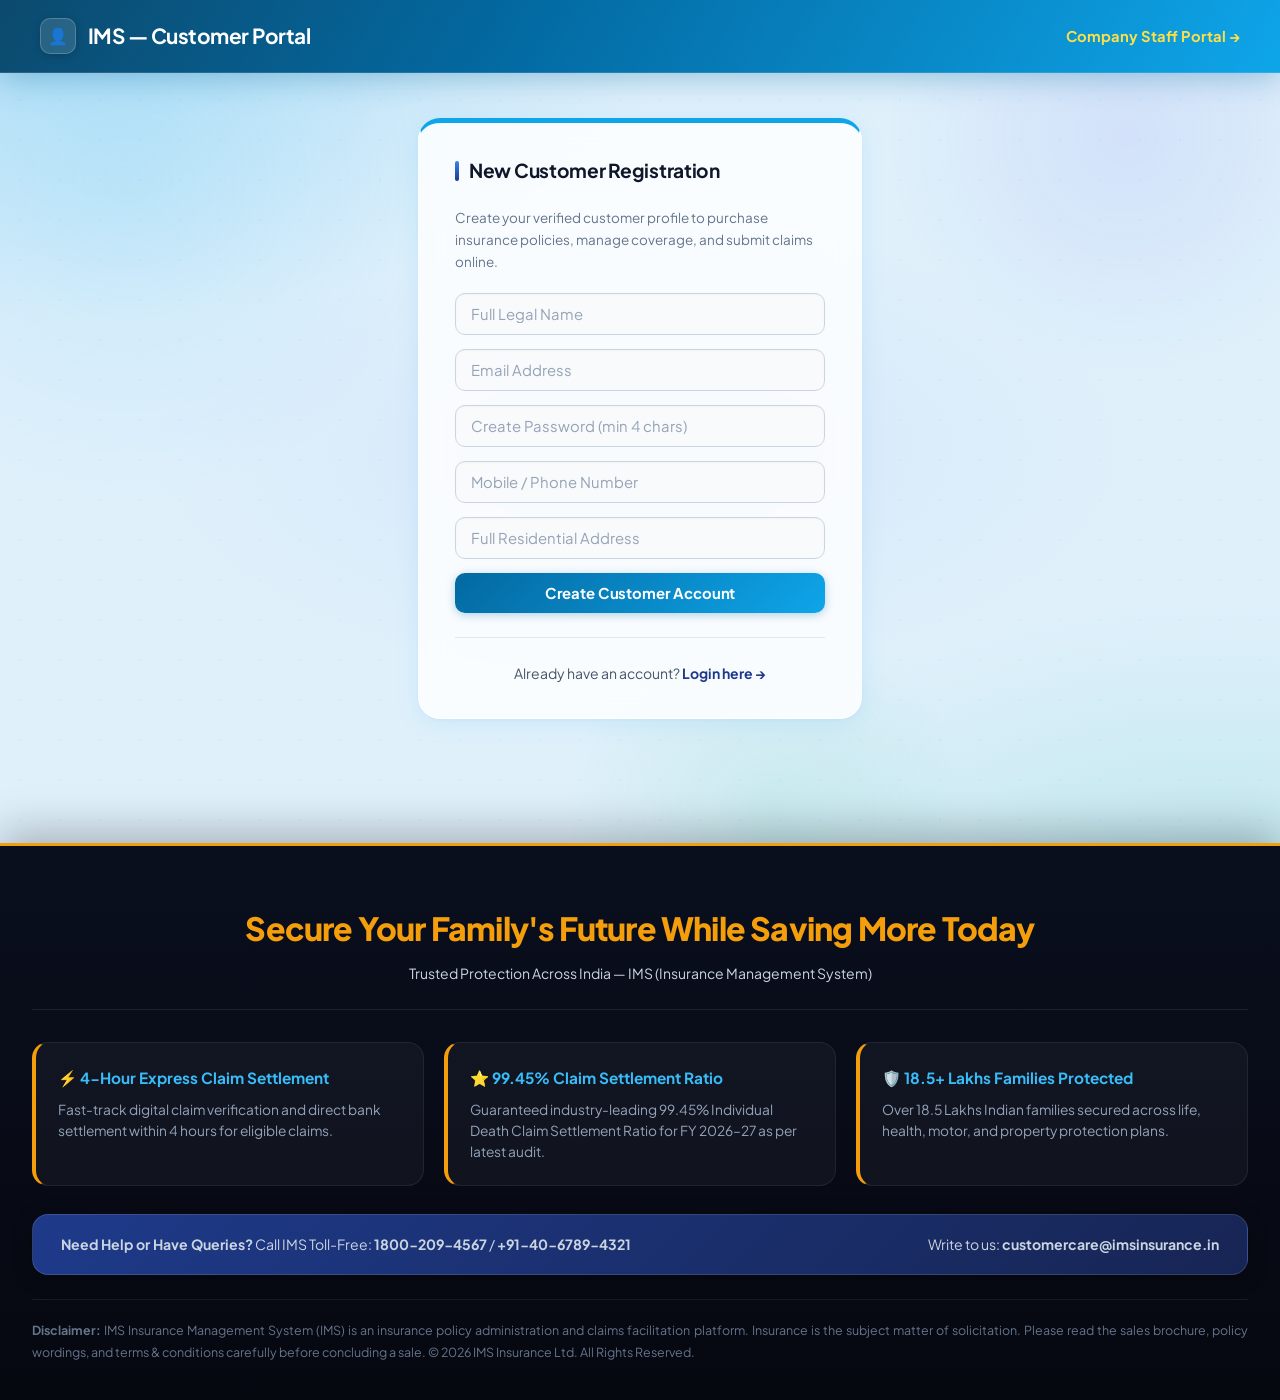
<file: index.html>
<!DOCTYPE html>
<html lang="en">
<head>
    <meta charset="UTF-8">
    <meta name="viewport" content="width=device-width, initial-scale=1.0">
    <title>Customer Portal - Insurance Policy & Claims Management</title>
    <link rel="preconnect" href="https://fonts.googleapis.com">
    <link rel="preconnect" href="https://fonts.gstatic.com" crossorigin>
    <link href="https://fonts.googleapis.com/css2?family=Plus+Jakarta+Sans:wght@300;400;500;600;700;800&family=Inter:wght@400;500;600;700&display=swap" rel="stylesheet">
    <link rel="stylesheet" href="/style.css">
</head>
<body class="theme-customer">
    <div class="navbar">
        <h2>IMS — Customer Portal</h2>
        <div>
            <a href="/company" style="color: #fde047; font-weight: bold; text-decoration: none; font-size: 0.92rem; display: inline-flex; align-items: center; gap: 6px;">
                Company Staff Portal &rarr;
            </a>
        </div>
    </div>

    <div class="container" style="max-width: 500px; margin-top: 45px;">
        <!-- 1. Customer Registration Box -->
        <div class="card" id="customerRegisterBox">
            <h3>New Customer Registration</h3>
            <p style="font-size: 13.5px; color: #64748b; margin-bottom: 20px;">
                Create your verified customer profile to purchase insurance policies, manage coverage, and submit claims online.
            </p>
            <input type="text" id="regName" placeholder="Full Legal Name" required>
            <input type="email" id="regEmail" placeholder="Email Address" required>
            <input type="password" id="regPassword" placeholder="Create Password (min 4 chars)" required>
            <input type="text" id="regPhone" placeholder="Mobile / Phone Number" required>
            <input type="text" id="regAddress" placeholder="Full Residential Address" required>
            <button type="button" style="width: 100%;" onclick="handleCustomerRegister()">Create Customer Account</button>
            <p id="regMsg" style="font-weight: bold; margin-top: 14px; text-align: center;"></p>

            <hr>
            <p style="text-align: center; font-size: 14px; color: #475569;">
                Already have an account?
                <a href="#" onclick="showCustomerLogin(); return false;" style="color: #1e3a8a; font-weight: 700; text-decoration: none;">
                    Login here &rarr;
                </a>
            </p>
        </div>

        <!-- 2. Customer Login Box -->
        <div class="card" id="customerLoginBox" style="display: none;">
            <h3>Customer Sign In</h3>
            <p style="font-size: 13.5px; color: #64748b; margin-bottom: 20px;">
                Sign in to your IMS account to view policies, make instant premium payments, and track claims status.
            </p>
            <input type="email" id="custLoginEmail" placeholder="Customer Email Address" required>
            <input type="password" id="custLoginPassword" placeholder="Enter Password" required>
            <div style="text-align: right; margin-bottom: 14px;">
                <a href="#" onclick="showForgotPassword(); return false;" style="font-size: 13px; color: #2563eb; text-decoration: none; font-weight: 600;">
                    Forgot Password?
                </a>
            </div>
            <button type="button" style="width: 100%;" onclick="handlePortalLogin('Customer')">Sign In to Customer Portal</button>
            <p id="custLoginMsg" style="color: #dc2626; font-weight: bold; margin-top: 14px; text-align: center;"></p>

            <hr>
            <p style="text-align: center; font-size: 14px; color: #475569;">
                New customer?
                <a href="#" onclick="showCustomerRegister(); return false;" style="color: #1e3a8a; font-weight: 700; text-decoration: none;">
                    Create an account &rarr;
                </a>
            </p>
        </div>

        <!-- 3. Customer Forgot Password Box -->
        <div class="card" id="forgotPasswordBox" style="display: none;">
            <h3>Reset Customer Password</h3>
            <p style="font-size: 13.5px; color: #64748b; margin-bottom: 20px;">
                Verify your registered email and phone number to create a new password.
            </p>
            <input type="email" id="fpEmail" placeholder="Registered Email Address" required>
            <input type="text" id="fpPhone" placeholder="Registered Phone Number" required>
            <input type="password" id="fpNewPassword" placeholder="Enter New Password (min 4 chars)" required>
            <button type="button" style="width: 100%;" onclick="handleForgotPassword()">Reset & Update Password</button>
            <p id="fpMsg" style="font-weight: bold; margin-top: 14px; text-align: center;"></p>

            <hr>
            <p style="text-align: center; font-size: 14px; color: #475569;">
                Remembered your password?
                <a href="#" onclick="showCustomerLogin(); return false;" style="color: #1e3a8a; font-weight: 700; text-decoration: none;">
                    Back to Login
                </a>
            </p>
        </div>
    </div>

    <!-- Official IMS Company Footer -->
    <footer class="ims-footer">
        <div class="ims-footer-inner">
            <div class="ims-tagline">
                <h2>Secure Your Family's Future While Saving More Today</h2>
                <p style="margin: 0; font-size: 14px;">Trusted Protection Across India — IMS (Insurance Management System)</p>
            </div>

            <div class="ims-trust-grid">
                <div class="ims-trust-card">
                    <h4>⚡ 4-Hour Express Claim Settlement</h4>
                    <p>Fast-track digital claim verification and direct bank settlement within 4 hours for eligible claims.</p>
                </div>
                <div class="ims-trust-card">
                    <h4>⭐ 99.45% Claim Settlement Ratio</h4>
                    <p>Guaranteed industry-leading 99.45% Individual Death Claim Settlement Ratio for FY 2026–27 as per latest audit.</p>
                </div>
                <div class="ims-trust-card">
                    <h4>🛡️ 18.5+ Lakhs Families Protected</h4>
                    <p>Over 18.5 Lakhs Indian families secured across life, health, motor, and property protection plans.</p>
                </div>
            </div>

            <div class="ims-contact-bar">
                <div><strong>Need Help or Have Queries?</strong> Call IMS Toll-Free: <strong>1800-209-4567</strong> / <strong>+91-40-6789-4321</strong></div>
                <div>Write to us: <strong>customercare@imsinsurance.in</strong></div>
            </div>

            <div class="ims-disclaimer">
                <strong>Disclaimer:</strong> IMS Insurance Management System (IMS) is an insurance policy administration and claims facilitation platform. Insurance is the subject matter of solicitation. Please read the sales brochure, policy wordings, and terms & conditions carefully before concluding a sale. &copy; 2026 IMS Insurance Ltd. All Rights Reserved.
            </div>
        </div>
    </footer>

    <script src="/app.js?v=2.1"></script>
</body>
</html>
</file>
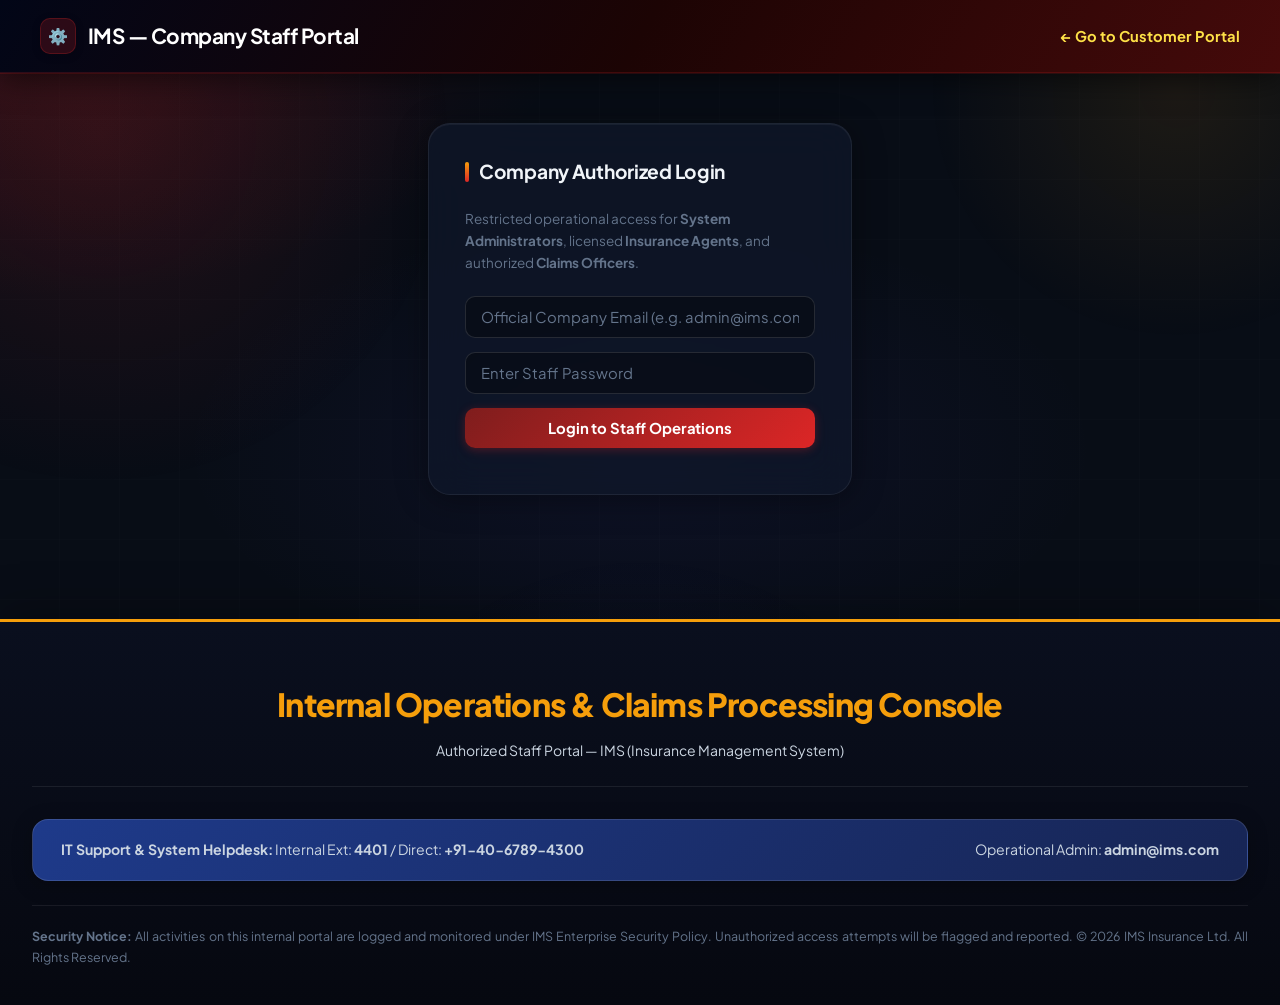
<file: company/index.html>
<!DOCTYPE html>
<html lang="en">
<head>
    <meta charset="UTF-8">
    <meta name="viewport" content="width=device-width, initial-scale=1.0">
    <title>Company Staff Portal - Insurance Management System</title>
    <link rel="preconnect" href="https://fonts.googleapis.com">
    <link rel="preconnect" href="https://fonts.gstatic.com" crossorigin>
    <link href="https://fonts.googleapis.com/css2?family=Plus+Jakarta+Sans:wght@300;400;500;600;700;800&family=Inter:wght@400;500;600;700&display=swap" rel="stylesheet">
    <link rel="stylesheet" href="/style.css">
</head>
<body class="theme-staff">
    <div class="navbar">
        <h2>IMS — Company Staff Portal</h2>
        <div>
            <a href="/" style="color: #fde047; font-weight: bold; text-decoration: none; font-size: 0.92rem; display: inline-flex; align-items: center; gap: 6px;">
                &larr; Go to Customer Portal
            </a>
        </div>
    </div>

    <div class="container" style="max-width: 480px; margin-top: 50px;">
        <div class="card">
            <h3>Company Authorized Login</h3>
            <p style="font-size: 13.5px; color: #64748b; margin-bottom: 22px;">
                Restricted operational access for <strong>System Administrators</strong>, licensed <strong>Insurance Agents</strong>, and authorized <strong>Claims Officers</strong>.
            </p>
            <input type="email" id="staffLoginEmail" placeholder="Official Company Email (e.g. admin@ims.com)" required>
            <input type="password" id="staffLoginPassword" placeholder="Enter Staff Password" required>
            <button type="button" style="width: 100%;" onclick="handlePortalLogin('Company')">Login to Staff Operations</button>
            <p id="staffLoginMsg" style="color: #dc2626; font-weight: bold; margin-top: 14px; text-align: center;"></p>
        </div>
    </div>

    <!-- Official IMS Company Footer -->
    <footer class="ims-footer">
        <div class="ims-footer-inner">
            <div class="ims-tagline">
                <h2>Internal Operations & Claims Processing Console</h2>
                <p style="margin: 0; font-size: 14px;">Authorized Staff Portal — IMS (Insurance Management System)</p>
            </div>

            <div class="ims-contact-bar">
                <div><strong>IT Support & System Helpdesk:</strong> Internal Ext: <strong>4401</strong> / Direct: <strong>+91-40-6789-4300</strong></div>
                <div>Operational Admin: <strong>admin@ims.com</strong></div>
            </div>

            <div class="ims-disclaimer">
                <strong>Security Notice:</strong> All activities on this internal portal are logged and monitored under IMS Enterprise Security Policy. Unauthorized access attempts will be flagged and reported. &copy; 2026 IMS Insurance Ltd. All Rights Reserved.
            </div>
        </div>
    </footer>

    <script src="/app.js?v=2.1"></script>
</body>
</html>
</file>
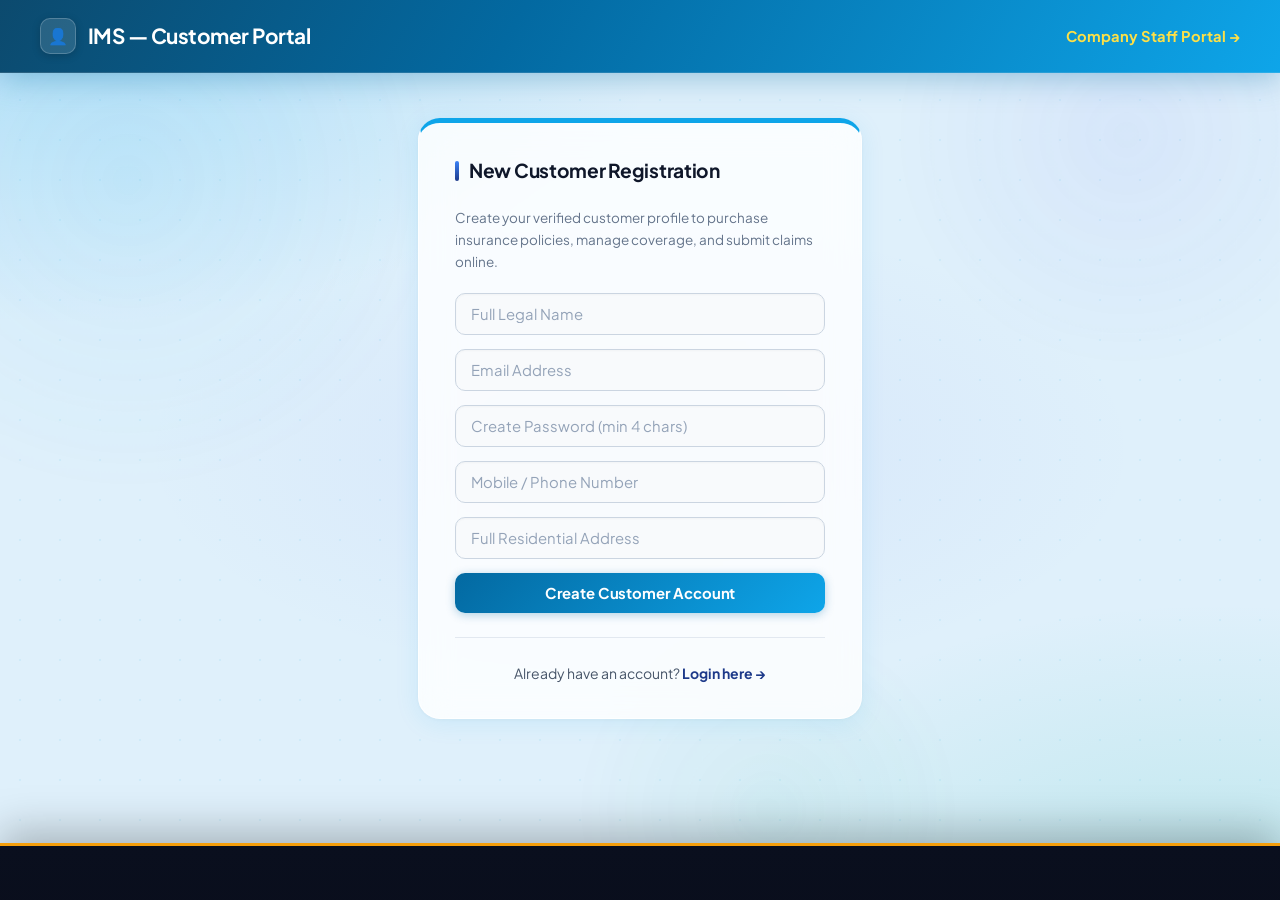
<file: dashboard.html>
<!DOCTYPE html>
<html lang="en">
<head>
    <meta charset="UTF-8">
    <meta name="viewport" content="width=device-width, initial-scale=1.0">
    <title>IMS - Insurance Policy & Claims Management System</title>
    <link rel="preconnect" href="https://fonts.googleapis.com">
    <link rel="preconnect" href="https://fonts.gstatic.com" crossorigin>
    <link href="https://fonts.googleapis.com/css2?family=Plus+Jakarta+Sans:wght@300;400;500;600;700;800&family=Inter:wght@400;500;600;700&display=swap" rel="stylesheet">
    <link rel="stylesheet" href="/style.css">
</head>
<body onload="initDashboard()">
    <!-- Top Navigation Header -->
    <div class="navbar">
        <h2 id="portalTitle">IMS — Insurance Management System</h2>
        <div style="display: flex; align-items: center; gap: 16px;">
            <span id="userBanner" style="font-weight: 600;"></span>
            <button class="btn-logout" onclick="logout()">Logout</button>
        </div>
    </div>

    <div class="container">
        <!-- Live Summary Counters (Stats Grid) -->
        <div class="stats-grid" id="statsGrid">
            <div class="stat-box" id="totalUsersBox">
                <h3 id="statUsers">0</h3>
                <p>Total Users</p>
            </div>
            <div class="stat-box">
                <h3 id="statPolicies">0</h3>
                <p id="labelPolicies">Policies</p>
            </div>
            <div class="stat-box">
                <h3 id="statClaims">0</h3>
                <p id="labelClaims">Total Claims</p>
            </div>
            <div class="stat-box" style="border-left-color: #d97706;">
                <h3 id="statPending">0</h3>
                <p>Pending</p>
            </div>
            <div class="stat-box" style="border-left-color: #15803d;">
                <h3 id="statApproved">0</h3>
                <p>Approved</p>
            </div>
            <div class="stat-box" style="border-left-color: #dc2626;">
                <h3 id="statRejected">0</h3>
                <p>Rejected</p>
            </div>
        </div>

        <!-- ADMIN ONLY: Staff Management -->
        <div class="card" id="adminStaffSection" style="display: none;">
            <h3>Admin Console: Create Insurance Agent or Claims Officer</h3>
            <div style="display: grid; grid-template-columns: repeat(auto-fit, minmax(220px, 1fr)); gap: 14px; margin-bottom: 14px;">
                <input type="text" id="staffName" placeholder="Staff Full Name">
                <input type="email" id="staffEmail" placeholder="Official Company Email">
                <input type="password" id="staffPassword" placeholder="Assign Password">
                <input type="text" id="staffPhone" placeholder="Mobile / Phone Number">
                <select id="staffRole">
                    <option value="Agent">Insurance Agent</option>
                    <option value="Officer">Claims Officer</option>
                </select>
            </div>
            <button type="button" onclick="createStaffAccount()">Create Staff Account</button>

            <h4 style="margin-top: 28px;">System Users & Staff Directory</h4>
            <div style="overflow-x: auto;">
                <table>
                    <thead>
                        <tr>
                            <th>User ID</th>
                            <th>Full Name</th>
                            <th>Email Address</th>
                            <th>Assigned Role</th>
                            <th>Contact Phone</th>
                        </tr>
                    </thead>
                    <tbody id="usersTable"></tbody>
                </table>
            </div>
        </div>

        <!-- CUSTOMER ONLY: Browse Plans & Buy Online -->
        <div class="card" id="customerPurchaseSection" style="display: none;">
            <h3>IMS Insurance Products & Plans (Select to Proceed to Instant Coverage)</h3>
            <div class="plans-grid" id="plansContainer"></div>

            <hr>
            <h4>My Profile Information</h4>
            <div style="display: grid; grid-template-columns: repeat(auto-fit, minmax(250px, 1fr)); gap: 14px; margin-bottom: 14px;">
                <input type="text" id="profName" placeholder="Full Name">
                <input type="text" id="profPhone" placeholder="Phone Number">
                <input type="text" id="profAddress" placeholder="Residential Address">
            </div>
            <button type="button" onclick="updateMyProfile()">Update My Profile</button>
        </div>

        <!-- ADMIN & AGENT: Issue Policy Directly -->
        <div class="card" id="agentPolicySection" style="display: none;">
            <h3>Issue Policy to Customer (INR ₹)</h3>
            <div style="display: grid; grid-template-columns: repeat(auto-fit, minmax(220px, 1fr)); gap: 14px; margin-bottom: 14px;">
                <input type="text" id="polNumber" placeholder="Policy Number (e.g. POL-2001)">
                <select id="polType">
                    <option value="IMS Health Shield Plus">IMS Health Shield Plus</option>
                    <option value="IMS Comprehensive Motor Cover">IMS Comprehensive Motor Cover</option>
                    <option value="IMS Jeevan Suraksha Term Life">IMS Jeevan Suraksha Term Life</option>
                    <option value="IMS Griha Raksha Home Plan">IMS Griha Raksha Home Plan</option>
                </select>
                <input type="number" id="polCoverage" placeholder="Sum Assured in ₹ (e.g. 500000)">
                <input type="number" id="polCustomerId" placeholder="Customer User ID">
                <input type="date" id="polStart" title="Start Date">
                <input type="date" id="polEnd" title="End Date">
                <input type="number" id="polPremium" placeholder="Annual Base Premium in ₹">
            </div>
            <button type="button" onclick="issuePolicyByStaff()">Issue Policy Certificate</button>
        </div>

        <!-- POLICIES TABLE -->
        <div class="card">
            <h3 id="policiesTableTitle">Active & Issued Policies</h3>
            <div style="overflow-x: auto;">
                <table>
                    <thead>
                        <tr>
                            <th>ID</th>
                            <th>Policy #</th>
                            <th>Plan Type</th>
                            <th>Sum Assured (₹)</th>
                            <th>Policyholder</th>
                            <th>Assigned Agent</th>
                            <th>Start Date</th>
                            <th>End Date</th>
                            <th>Premium (₹)</th>
                            <th>Status</th>
                            <th>Official Invoice</th>
                        </tr>
                    </thead>
                    <tbody id="policiesTable"></tbody>
                </table>
            </div>
        </div>

        <!-- CUSTOMER ONLY: Submit Claim & Upload Documents -->
        <div class="card" id="customerClaimSection" style="display: none;">
            <h3>Submit a New Insurance Claim</h3>
            <div style="display: grid; grid-template-columns: repeat(auto-fit, minmax(220px, 1fr)); gap: 14px;">
                <input type="text" id="clmNumber" placeholder="Claim Number (e.g. CLM-8001)">
                <input type="number" id="clmPolicyId" placeholder="Policy ID (from My Policies table)">
                <input type="number" id="clmAmount" placeholder="Claim Amount in ₹">
                <input type="date" id="clmDate" title="Date of Incident">
            </div>
            <textarea id="clmReason" placeholder="Describe the incident, hospitalization, or loss details..."></textarea>
            <button type="button" onclick="submitClaim()">Submit Claim for Verification</button>

            <hr>
            <h3>Upload Supporting Claim Documents</h3>
            <div style="display: grid; grid-template-columns: repeat(auto-fit, minmax(240px, 1fr)); gap: 14px;">
                <input type="number" id="docClaimId" placeholder="Claim ID (from My Claims table)">
                <input type="text" id="docType" placeholder="Document Type (e.g. Medical Bill, Discharge Summary, FIR)">
                <input type="file" id="docFile">
            </div>
            <button type="button" onclick="uploadCustomerDocument()">Upload Document</button>
        </div>

        <!-- CLAIMS TABLE -->
        <div class="card">
            <h3 id="claimsTableTitle">Claims & Status Tracking</h3>
            <div style="overflow-x: auto;">
                <table>
                    <thead>
                        <tr>
                            <th>Claim ID</th>
                            <th>Claim #</th>
                            <th>Policy #</th>
                            <th>Customer</th>
                            <th>Reason</th>
                            <th>Amount (₹)</th>
                            <th>Status</th>
                            <th>Officer Remarks</th>
                            <th id="claimActionHeader">Action</th>
                        </tr>
                    </thead>
                    <tbody id="claimsTable"></tbody>
                </table>
            </div>
        </div>

        <!-- DOCUMENTS TABLE -->
        <div class="card">
            <h3 id="documentsTableTitle">Supporting Documents & Verification Status</h3>
            <div style="overflow-x: auto;">
                <table>
                    <thead>
                        <tr>
                            <th>Doc ID</th>
                            <th>Claim #</th>
                            <th>Customer</th>
                            <th>Document Type</th>
                            <th>Uploaded File</th>
                            <th>Status</th>
                            <th id="docActionHeader">Verification</th>
                        </tr>
                    </thead>
                    <tbody id="documentsTable"></tbody>
                </table>
            </div>
        </div>
    </div>

    <!-- ========================================================= -->
    <!-- PAYMENT GATEWAY MODAL (INR + 18% GST BREAKDOWN)           -->
    <!-- ========================================================= -->
    <div class="modal-overlay" id="paymentModal">
        <div class="modal-box" style="max-width: 500px;">
            <h3 style="margin-top: 0; color: #1e3a8a; border: none; padding: 0;">IMS Secure Payment Gateway</h3>
            <p id="payPlanSummary" style="font-size: 14px; background: #eff6ff; padding: 14px; border-radius: 8px; border: 1px solid #bfdbfe; margin-bottom: 18px; line-height: 1.6;"></p>

            <label style="font-weight: 700; font-size: 0.92rem; color: #334155; display: block; margin-bottom: 8px;">
                Select Payment Method:
            </label>
            <select id="payMethod" onchange="togglePaymentFields()">
                <option value="UPI (GPay / PhonePe / Paytm)">UPI (GPay / PhonePe / Paytm)</option>
                <option value="Credit / Debit Card">Credit / Debit Card</option>
                <option value="Net Banking (All Indian Banks)">Net Banking (All Indian Banks)</option>
            </select>

            <div id="upiField">
                <input type="text" id="upiIdInput" placeholder="Enter Virtual Payment Address / UPI ID (e.g. user@okicici)">
            </div>
            <div id="cardField" style="display: none;">
                <input type="text" id="cardNumberInput" placeholder="Card Number (4532-XXXX-XXXX-8921)">
                <input type="text" id="cardExpiryInput" placeholder="Expiry Date (MM/YY) & CVV">
            </div>

            <div style="display: flex; gap: 12px; margin-top: 14px;">
                <button type="button" class="btn-approve" style="flex: 1; padding: 13px !important; font-size: 0.95rem !important;" onclick="confirmAndPayPolicy()">
                    Pay & Generate Official Policy
                </button>
                <button type="button" class="btn-reject" style="width: auto; padding: 13px 20px !important; font-size: 0.95rem !important;" onclick="closePaymentModal()">
                    Cancel
                </button>
            </div>
        </div>
    </div>

    <!-- ========================================================= -->
    <!-- OFFICIAL IMS POLICY & TAX INVOICE RECEIPT MODAL           -->
    <!-- ========================================================= -->
    <div class="modal-overlay" id="invoiceModal">
        <div class="modal-box" style="max-width: 760px;">
            <div class="invoice-box" id="printableInvoice">
                <div class="invoice-header">
                    <div>
                        <h2 style="margin: 0; color: #1e3a8a; font-size: 1.35rem; font-weight: 800; letter-spacing: -0.02em;">IMS LIFE & GENERAL INSURANCE LTD.</h2>
                        <p style="margin: 4px 0; font-size: 12px; color: #475569;">Corporate Office: IMS Tower, HITEC City, Hyderabad, Telangana - 500081</p>
                        <p style="margin: 2px 0; font-size: 12px; color: #334155;"><strong>IMS GSTIN:</strong> <span id="invCompanyGstin"></span> | IRDAI Reg. No: 158</p>
                    </div>
                    <div style="text-align: right;">
                        <h3 style="margin: 0; color: #15803d; font-size: 1.05rem; font-weight: 700; border: none; padding: 0;">TAX INVOICE & CERTIFICATE</h3>
                        <p style="margin: 4px 0; font-size: 12px; color: #475569;"><strong>Invoice No:</strong> <span id="invNumber"></span></p>
                        <p style="margin: 2px 0; font-size: 12px; color: #475569;"><strong>Txn ID:</strong> <span id="invTxnId"></span></p>
                        <p style="margin: 2px 0; font-size: 12px; color: #475569;"><strong>Date:</strong> <span id="invDate"></span></p>
                    </div>
                </div>

                <div class="invoice-grid">
                    <div>
                        <h4 style="margin: 0 0 6px 0; color: #1e3a8a; font-size: 0.95rem;">Policyholder Details</h4>
                        <p style="margin: 3px 0;"><strong>Name:</strong> <span id="invCustName"></span></p>
                        <p style="margin: 3px 0;"><strong>Email:</strong> <span id="invCustEmail"></span></p>
                        <p style="margin: 3px 0;"><strong>Phone:</strong> <span id="invCustPhone"></span></p>
                        <p style="margin: 3px 0;"><strong>Address:</strong> <span id="invCustAddress"></span></p>
                    </div>
                    <div>
                        <h4 style="margin: 0 0 6px 0; color: #1e3a8a; font-size: 0.95rem;">Policy Schedule</h4>
                        <p style="margin: 3px 0;"><strong>Policy Number:</strong> <span id="invPolNumber"></span></p>
                        <p style="margin: 3px 0;"><strong>Plan Type:</strong> <span id="invPolType"></span></p>
                        <p style="margin: 3px 0;"><strong>Sum Assured:</strong> ₹<span id="invCoverage"></span></p>
                        <p style="margin: 3px 0;"><strong>Validity Period:</strong> <span id="invValidity"></span></p>
                        <p style="margin: 3px 0;"><strong>Payment Mode:</strong> <span id="invPayMethod"></span></p>
                    </div>
                </div>

                <table>
                    <thead>
                        <tr>
                            <th>Description</th>
                            <th>SAC Code</th>
                            <th>Amount (INR ₹)</th>
                        </tr>
                    </thead>
                    <tbody>
                        <tr>
                            <td>Annual Insurance Policy Base Premium</td>
                            <td>997132</td>
                            <td>₹<span id="invBaseAmt"></span></td>
                        </tr>
                        <tr>
                            <td>Goods & Services Tax (GST @ 18%)</td>
                            <td>997132</td>
                            <td>₹<span id="invGstAmt"></span></td>
                        </tr>
                        <tr style="background: #eef2ff; font-weight: bold; font-size: 1rem;">
                            <td colspan="2">Total Amount Paid (Inclusive of 18% GST)</td>
                            <td style="color: #15803d;">₹<span id="invTotalPaid"></span></td>
                        </tr>
                    </tbody>
                </table>

                <div class="terms-box">
                    <strong style="color: #1e293b;">Terms & Conditions of Cover:</strong>
                    <ol style="margin: 6px 0 0 18px; padding: 0;">
                        <li>This Policy Certificate & Tax Invoice is valid subject to realization of premium payment under Transaction ID listed above.</li>
                        <li><strong>Free-Look Period:</strong> Policyholder may review and cancel this policy within 15 days from date of receipt if terms are unsuitable.</li>
                        <li><strong>Express Claim Settlement:</strong> Eligible health, hospitalization, and accidental claims with valid KYC are processed within 4 hours.</li>
                        <li>Jurisdiction: Hyderabad, Telangana, India. This is a computer-generated official document under IRDAI guidelines and requires no physical signature.</li>
                    </ol>
                </div>
            </div>

            <div style="display: flex; gap: 12px; margin-top: 18px;">
                <button type="button" style="flex: 1;" onclick="window.print()">Print / Save Invoice PDF</button>
                <button type="button" class="btn-reject" style="width: auto; padding: 12px 24px !important;" onclick="closeInvoiceModal()">Close</button>
            </div>
        </div>
    </div>

    <!-- ========================================================= -->
    <!-- OFFICIAL IMS COMPANY FOOTER                               -->
    <!-- ========================================================= -->
    <footer class="ims-footer">
        <div class="ims-footer-inner">
            <div class="ims-tagline">
                <h2>Secure Your Family's Future While Saving More Today</h2>
                <p style="margin: 0; font-size: 14px;">Trusted Protection Across India — IMS (Insurance Management System)</p>
            </div>

            <div class="ims-trust-grid">
                <div class="ims-trust-card">
                    <h4>⚡ 4-Hour Express Claim Settlement</h4>
                    <p>Fast-track digital claim verification and direct bank settlement within 4 hours for eligible claims.</p>
                </div>
                <div class="ims-trust-card">
                    <h4>⭐ 99.45% Individual Claim Ratio</h4>
                    <p>Guaranteed industry-leading 99.45% Individual Death Claim Settlement Ratio for FY 2026–27 as per latest annual audit.</p>
                </div>
                <div class="ims-trust-card">
                    <h4>👨‍👩‍👧‍👦 18.5+ Lakhs Families Protected</h4>
                    <p>Over 18.5 Lakhs Indian families secured across comprehensive life, health, motor, and property protection plans.</p>
                </div>
                <div class="ims-trust-card">
                    <h4>💰 ₹42,500+ Crores Sum Assured</h4>
                    <p>Strong financial protection backed by ₹42,500+ Crores in active retail sum assured across India.</p>
                </div>
                <div class="ims-trust-card">
                    <h4>📈 ₹1.5 Crore+ Assets Managed (AUM)</h4>
                    <p>Prudent fund governance and disciplined solvency reserves ensuring long-term policyholder stability.</p>
                </div>
                <div class="ims-trust-card">
                    <h4>🏢 240+ Branches Across Major Cities</h4>
                    <p>Pan-India presence across 200–300 physical branches in major metro and tier-2 cities for localized support.</p>
                </div>
            </div>

            <div class="ims-contact-bar">
                <div><strong>Need Help or Have Queries?</strong> Call IMS Toll-Free: <strong>1800-209-4567</strong> / <strong>+91-40-6789-4321</strong></div>
                <div>Write to us: <strong>customercare@imsinsurance.in</strong></div>
            </div>

            <div class="ims-disclaimer">
                <strong>Disclaimer:</strong> IMS Insurance Management System (IMS) is an insurance policy administration and claims facilitation platform. Insurance is the subject matter of solicitation. Please read the sales brochure, policy wordings, and terms & conditions carefully before concluding a sale. Tax benefits are subject to changes in prevailing Indian tax laws. Individual Death Claim Settlement Ratio of 99.45% for 2026–27 is based on the latest annual audited figures. &copy; 2026 IMS Insurance Ltd. All Rights Reserved.
            </div>
        </div>
    </footer>

    <script src="/app.js?v=2.1"></script>
</body>
</html>
</file>
<file: style.css>
/* =================================================================
   IMS — INSURANCE MANAGEMENT SYSTEM
   ULTRA-PREMIUM RESPONSIVE STYLESHEET  v3.0
   Two-Theme Design: Customer (Azure) | Staff (Obsidian-Crimson)
   ================================================================= */

@import url('https://fonts.googleapis.com/css2?family=Plus+Jakarta+Sans:ital,wght@0,300;0,400;0,500;0,600;0,700;0,800;1,400&family=JetBrains+Mono:wght@400;600&display=swap');

/* ─────────────────────────────────────────────────────────────────
   DESIGN TOKENS
───────────────────────────────────────────────────────────────── */
:root {
  /* Blues */
  --blue-950: #0a1628;
  --blue-900: #0f172a;
  --blue-800: #1e293b;
  --blue-700: #1e3a8a;
  --blue-600: #2563eb;
  --blue-500: #3b82f6;
  --blue-400: #60a5fa;
  --blue-100: #dbeafe;
  --blue-50:  #eff6ff;

  /* Greens */
  --green-700: #15803d;
  --green-600: #16a34a;
  --green-500: #22c55e;
  --green-100: #dcfce7;

  /* Ambers */
  --amber-700: #b45309;
  --amber-600: #d97706;
  --amber-500: #f59e0b;
  --amber-100: #fef3c7;

  /* Reds */
  --red-800:  #991b1b;
  --red-700:  #b91c1c;
  --red-600:  #dc2626;
  --red-500:  #ef4444;
  --red-100:  #fee2e2;

  /* Neutrals */
  --slate-950: #020617;
  --slate-900: #0f172a;
  --slate-800: #1e293b;
  --slate-700: #334155;
  --slate-600: #475569;
  --slate-500: #64748b;
  --slate-400: #94a3b8;
  --slate-300: #cbd5e1;
  --slate-200: #e2e8f0;
  --slate-100: #f1f5f9;
  --slate-50:  #f8fafc;
  --white:     #ffffff;

  /* Shadows */
  --shadow-xs:   0 1px 2px rgba(0,0,0,.05);
  --shadow-sm:   0 1px 3px rgba(0,0,0,.08), 0 1px 2px rgba(0,0,0,.04);
  --shadow-md:   0 4px 8px rgba(0,0,0,.08), 0 2px 4px rgba(0,0,0,.04);
  --shadow-lg:   0 10px 24px rgba(0,0,0,.10), 0 4px 8px rgba(0,0,0,.05);
  --shadow-xl:   0 20px 40px rgba(0,0,0,.14), 0 8px 16px rgba(0,0,0,.06);
  --shadow-2xl:  0 40px 80px rgba(0,0,0,.20);
  --shadow-glow-blue: 0 0 24px rgba(59,130,246,.25);
  --shadow-glow-gold: 0 0 20px rgba(245,158,11,.20);

  /* Radius */
  --r-sm:   6px;
  --r-md:   10px;
  --r-lg:   16px;
  --r-xl:   22px;
  --r-2xl:  30px;
  --r-full: 9999px;

  /* Transitions */
  --ease:  cubic-bezier(.16,1,.3,1);
  --t-fast: .15s var(--ease);
  --t-med:  .25s var(--ease);
  --t-slow: .4s  var(--ease);
}

/* ─────────────────────────────────────────────────────────────────
   RESET
───────────────────────────────────────────────────────────────── */
*, *::before, *::after { box-sizing: border-box; margin: 0; padding: 0; }

html {
  font-size: clamp(14px, 1vw + 10px, 16px);
  scroll-behavior: smooth;
  -webkit-text-size-adjust: 100%;
}

body {
  font-family: 'Plus Jakarta Sans', -apple-system, BlinkMacSystemFont, 'Segoe UI', sans-serif;
  color: var(--slate-800);
  line-height: 1.65;
  min-height: 100vh;
  display: flex;
  flex-direction: column;
  -webkit-font-smoothing: antialiased;
  -moz-osx-font-smoothing: grayscale;
  overflow-x: hidden;
}

/* ═══════════════════════════════════════════════════════════════
   ██████████  CUSTOMER THEME  ████████████████████████████████
   Azure Sky · Clean · Welcoming · Trustworthy
═══════════════════════════════════════════════════════════════ */
body.theme-customer {
  background-color: #dff0fb;
  background-image:
    /* Primary glow — top-left azure */
    radial-gradient(ellipse 80% 60% at 5% 0%,   rgba(14,165,233,.22)  0%, transparent 60%),
    /* Secondary glow — bottom-right teal */
    radial-gradient(ellipse 70% 55% at 95% 100%, rgba(20,184,166,.16)  0%, transparent 60%),
    /* Centre accent — indigo mist */
    radial-gradient(ellipse 60% 40% at 50% 50%,  rgba(99,102,241,.07)  0%, transparent 65%),
    /* Fine dot mesh */
    url("data:image/svg+xml,%3Csvg xmlns='http://www.w3.org/2000/svg' width='40' height='40'%3E%3Ccircle cx='20' cy='20' r='1' fill='%230ea5e9' fill-opacity='0.09'/%3E%3C/svg%3E");
  background-size: cover, cover, cover, 40px 40px;
  background-attachment: fixed;
}

/* Customer floating shapes */
body.theme-customer::before {
  content: '';
  position: fixed;
  inset: 0;
  pointer-events: none;
  z-index: 0;
  background:
    radial-gradient(circle 320px at 10% 20%,  rgba(56,189,248,.12) 0%, transparent 100%),
    radial-gradient(circle 240px at 88% 15%,  rgba(99,102,241,.10) 0%, transparent 100%),
    radial-gradient(circle 200px at 60% 90%,  rgba(16,185,129,.09) 0%, transparent 100%);
  animation: driftCustomer 18s ease-in-out infinite alternate;
}

@keyframes driftCustomer {
  0%   { opacity: .6; transform: translate(0,0) scale(1); }
  50%  { opacity: 1;  transform: translate(6px,-8px) scale(1.03); }
  100% { opacity: .7; transform: translate(-6px,6px) scale(.98); }
}

/* Customer Navbar */
body.theme-customer .navbar {
  background: linear-gradient(120deg, #0c4a6e 0%, #0369a1 40%, #0ea5e9 100%);
  box-shadow: 0 4px 32px rgba(3,105,161,.35);
  border-bottom: 1px solid rgba(255,255,255,.12);
}

body.theme-customer .navbar h2::before { content: "👤"; }

/* Customer card glass */
body.theme-customer .card {
  background: rgba(255,255,255,.82);
  backdrop-filter: blur(16px);
  -webkit-backdrop-filter: blur(16px);
  border: 1px solid rgba(255,255,255,.75);
  box-shadow: 0 4px 24px rgba(14,165,233,.10), 0 1px 4px rgba(0,0,0,.04);
}

body.theme-customer .card:hover {
  background: rgba(255,255,255,.92);
  box-shadow: 0 12px 40px rgba(14,165,233,.16), 0 2px 8px rgba(0,0,0,.06);
  border-color: rgba(14,165,233,.30);
}

/* Customer stat boxes */
body.theme-customer .stat-box {
  background: rgba(255,255,255,.80);
  backdrop-filter: blur(12px);
  -webkit-backdrop-filter: blur(12px);
  border: 1px solid rgba(255,255,255,.70);
  box-shadow: 0 2px 12px rgba(14,165,233,.08);
}

body.theme-customer .stat-box:hover {
  background: rgba(255,255,255,.95);
  box-shadow: 0 8px 28px rgba(14,165,233,.18);
}

/* Customer plan cards */
body.theme-customer .plan-card {
  background: rgba(255,255,255,.85);
  backdrop-filter: blur(12px);
  -webkit-backdrop-filter: blur(12px);
  border: 1px solid rgba(255,255,255,.70);
  box-shadow: 0 4px 20px rgba(14,165,233,.10);
}

body.theme-customer .plan-card:hover {
  background: rgba(255,255,255,.97);
  border-color: rgba(14,165,233,.40);
  box-shadow: 0 16px 40px rgba(14,165,233,.18);
}

/* Customer auth card special */
body.theme-customer .container .card:first-of-type {
  border-top: 5px solid #0ea5e9;
}

/* Customer primary button */
body.theme-customer button:not(.btn-logout):not(.btn-approve):not(.btn-pending):not(.btn-reject) {
  background: linear-gradient(135deg, #0369a1 0%, #0ea5e9 100%);
  box-shadow: 0 2px 10px rgba(3,105,161,.30);
}
body.theme-customer button:not(.btn-logout):not(.btn-approve):not(.btn-pending):not(.btn-reject):hover {
  background: linear-gradient(135deg, #082f49 0%, #0369a1 100%);
  box-shadow: 0 6px 20px rgba(3,105,161,.40);
}

/* Customer input focus */
body.theme-customer input:focus,
body.theme-customer select:focus,
body.theme-customer textarea:focus {
  border-color: #0ea5e9;
  box-shadow: 0 0 0 4px rgba(14,165,233,.18);
}

/* ═══════════════════════════════════════════════════════════════
   ██████████  STAFF THEME  ███████████████████████████████████
   Obsidian · Crimson · Gold — Authoritative · Operational
═══════════════════════════════════════════════════════════════ */
body.theme-staff {
  background-color: #080d16;
  background-image:
    /* Crimson top-left burn */
    radial-gradient(ellipse 75% 55% at 0% 0%,    rgba(185,28,28,.20)   0%, transparent 60%),
    /* Gold bottom-right warmth */
    radial-gradient(ellipse 65% 50% at 100% 100%, rgba(217,119,6,.14)  0%, transparent 60%),
    /* Purple-indigo centre */
    radial-gradient(ellipse 55% 40% at 50% 50%,   rgba(79,70,229,.08)  0%, transparent 65%),
    /* Grid lines */
    url("data:image/svg+xml,%3Csvg xmlns='http://www.w3.org/2000/svg' width='60' height='60'%3E%3Cpath d='M60 0 L60 60 M0 60 L60 60' stroke='%23ffffff' stroke-width='.4' stroke-opacity='.03'/%3E%3C/svg%3E");
  background-size: cover, cover, cover, 60px 60px;
  background-attachment: fixed;
  color: var(--slate-200);
}

/* Staff animated orbs */
body.theme-staff::before {
  content: '';
  position: fixed;
  inset: 0;
  pointer-events: none;
  z-index: 0;
  background:
    radial-gradient(circle 350px at 8%  15%,  rgba(220,38,38,.13)  0%, transparent 100%),
    radial-gradient(circle 250px at 92% 10%,  rgba(245,158,11,.09) 0%, transparent 100%),
    radial-gradient(circle 300px at 50% 95%,  rgba(99,102,241,.08) 0%, transparent 100%);
  animation: driftStaff 20s ease-in-out infinite alternate;
}

@keyframes driftStaff {
  0%   { opacity: .5; transform: translate(0,0) scale(1); }
  50%  { opacity: .9; transform: translate(-8px,10px) scale(1.04); }
  100% { opacity: .6; transform: translate(8px,-8px) scale(.97); }
}

/* Staff Navbar */
body.theme-staff .navbar {
  background: linear-gradient(120deg, #020617 0%, #1c0404 50%, #450a0a 100%);
  box-shadow: 0 4px 32px rgba(0,0,0,.60), 0 1px 0 rgba(220,38,38,.25);
  border-bottom: 1px solid rgba(220,38,38,.20);
}

body.theme-staff .navbar h2::before {
  content: "⚙️";
  background: rgba(220,38,38,.18);
  border-color: rgba(220,38,38,.25);
}

body.theme-staff .btn-logout {
  background: rgba(245,158,11,.12);
  color: #fde68a;
  border-color: rgba(245,158,11,.30);
}
body.theme-staff .btn-logout:hover {
  background: var(--amber-600);
  color: #fff;
  border-color: var(--amber-600);
  box-shadow: 0 4px 14px rgba(217,119,6,.40);
}

body.theme-staff #userBanner {
  background: rgba(255,255,255,.05);
  border-color: rgba(255,255,255,.10);
  color: var(--slate-300);
}

/* Staff glass cards */
body.theme-staff .card {
  background: rgba(15,23,42,.75);
  backdrop-filter: blur(20px);
  -webkit-backdrop-filter: blur(20px);
  border: 1px solid rgba(255,255,255,.07);
  box-shadow: 0 4px 32px rgba(0,0,0,.40), inset 0 1px 0 rgba(255,255,255,.05);
  color: var(--slate-200);
}

body.theme-staff .card:hover {
  background: rgba(15,23,42,.90);
  border-color: rgba(245,158,11,.20);
  box-shadow: 0 12px 48px rgba(0,0,0,.55), inset 0 1px 0 rgba(255,255,255,.07);
}

body.theme-staff .card h3 { color: var(--slate-100); }
body.theme-staff .card h3::before {
  background: linear-gradient(to bottom, var(--amber-500), var(--red-600));
}
body.theme-staff .card h4 { color: var(--slate-300); }
body.theme-staff .card hr  { border-color: rgba(255,255,255,.08); }

/* Staff stat boxes */
body.theme-staff .stat-box {
  background: rgba(15,23,42,.80);
  backdrop-filter: blur(16px);
  -webkit-backdrop-filter: blur(16px);
  border: 1px solid rgba(255,255,255,.07);
  box-shadow: 0 4px 20px rgba(0,0,0,.40);
  color: var(--slate-100);
}

body.theme-staff .stat-box p { color: var(--slate-400); }

body.theme-staff .stat-box:hover {
  background: rgba(15,23,42,.95);
  box-shadow: 0 10px 36px rgba(0,0,0,.55);
  border-color: rgba(245,158,11,.25);
}

/* Staff plan cards */
body.theme-staff .plan-card {
  background: rgba(15,23,42,.75);
  backdrop-filter: blur(16px);
  border: 1px solid rgba(255,255,255,.07);
  box-shadow: 0 4px 20px rgba(0,0,0,.40);
  color: var(--slate-200);
}

body.theme-staff .plan-card:hover {
  background: rgba(15,23,42,.95);
  border-color: rgba(245,158,11,.30);
  box-shadow: 0 16px 40px rgba(0,0,0,.55);
}

body.theme-staff .plan-card h4 { color: var(--slate-100); }
body.theme-staff .plan-card p  { color: var(--slate-400); border-bottom-color: rgba(255,255,255,.07); }
body.theme-staff .plan-card p strong { color: var(--slate-100); }

/* Staff tables */
body.theme-staff table { border-color: rgba(255,255,255,.08); }
body.theme-staff thead { background: rgba(0,0,0,.35); }
body.theme-staff th { color: var(--slate-400); border-bottom-color: rgba(255,255,255,.08); }
body.theme-staff td { color: var(--slate-300); border-bottom-color: rgba(255,255,255,.06); }
body.theme-staff tbody tr:hover td { background: rgba(255,255,255,.03); }
body.theme-staff td a { color: #38bdf8; }

/* Staff inputs */
body.theme-staff input,
body.theme-staff select,
body.theme-staff textarea {
  background: rgba(0,0,0,.35);
  border-color: rgba(255,255,255,.12);
  color: var(--slate-100);
}
body.theme-staff input::placeholder,
body.theme-staff textarea::placeholder { color: var(--slate-500); }
body.theme-staff select option { background: #0f172a; color: var(--slate-100); }
body.theme-staff input:focus,
body.theme-staff select:focus,
body.theme-staff textarea:focus {
  background: rgba(0,0,0,.50);
  border-color: var(--amber-500);
  box-shadow: 0 0 0 4px rgba(245,158,11,.18);
}
body.theme-staff input[type="file"] { background: rgba(0,0,0,.30); }
body.theme-staff input[type="file"]::file-selector-button {
  background: rgba(255,255,255,.08);
  border-color: rgba(255,255,255,.15);
  color: var(--slate-200);
}

/* Staff primary button */
body.theme-staff button:not(.btn-logout):not(.btn-approve):not(.btn-pending):not(.btn-reject) {
  background: linear-gradient(135deg, #7f1d1d 0%, #dc2626 100%);
  box-shadow: 0 2px 10px rgba(220,38,38,.30);
}
body.theme-staff button:not(.btn-logout):not(.btn-approve):not(.btn-pending):not(.btn-reject):hover {
  background: linear-gradient(135deg, #450a0a 0%, #991b1b 100%);
  box-shadow: 0 6px 20px rgba(220,38,38,.45);
}

/* Staff modal */
body.theme-staff .modal-box {
  background: rgba(10,16,28,.92);
  backdrop-filter: blur(24px);
  border: 1px solid rgba(255,255,255,.10);
  color: var(--slate-100);
  box-shadow: 0 40px 80px rgba(0,0,0,.70);
}
body.theme-staff .invoice-box {
  background: rgba(5,8,16,.60);
  border-color: var(--amber-500);
}
body.theme-staff .invoice-grid {
  background: rgba(0,0,0,.30);
  border-color: rgba(255,255,255,.08);
}
body.theme-staff .terms-box {
  background: rgba(0,0,0,.25);
  border-color: rgba(255,255,255,.10);
  color: var(--slate-400);
}

/* ─────────────────────────────────────────────────────────────────
   SHARED z-index ELEVATIONS (above ::before layer)
───────────────────────────────────────────────────────────────── */
.navbar, .container, footer, .modal-overlay {
  position: relative;
  z-index: 1;
}

/* ─────────────────────────────────────────────────────────────────
   NAVBAR
───────────────────────────────────────────────────────────────── */
.navbar {
  background: linear-gradient(120deg, #0b132b 0%, #1e293b 55%, #1e3a8a 100%);
  color: var(--white);
  padding: clamp(12px,2vw,18px) clamp(16px,4vw,40px);
  display: flex;
  justify-content: space-between;
  align-items: center;
  gap: 16px;
  box-shadow: 0 4px 24px rgba(11,19,43,.30);
  position: sticky;
  top: 0;
  z-index: 900;
  border-bottom: 1px solid rgba(255,255,255,.10);
  backdrop-filter: blur(10px);
}

.navbar h2 {
  font-size: clamp(1rem, 2vw, 1.3rem);
  font-weight: 700;
  letter-spacing: -.025em;
  display: flex;
  align-items: center;
  gap: 12px;
  color: var(--white);
  white-space: nowrap;
}

.navbar h2::before {
  content: "🛡️";
  display: inline-flex;
  align-items: center;
  justify-content: center;
  width: 36px;
  height: 36px;
  min-width: 36px;
  background: rgba(255,255,255,.12);
  border: 1px solid rgba(255,255,255,.20);
  border-radius: var(--r-md);
  font-size: 1rem;
  box-shadow: 0 2px 8px rgba(0,0,0,.18);
}

.navbar > div {
  display: flex;
  align-items: center;
  gap: 12px;
  flex-wrap: wrap;
}

#userBanner {
  font-size: .85rem;
  font-weight: 700;
  letter-spacing: .04em;
  text-transform: uppercase;
  color: var(--slate-100);
  background: rgba(255,255,255,.10);
  padding: 7px 16px;
  border-radius: var(--r-full);
  border: 1px solid rgba(255,255,255,.18);
  display: inline-flex;
  align-items: center;
  gap: 8px;
  white-space: nowrap;
}

#userBanner::before {
  content: "";
  display: inline-block;
  width: 8px; height: 8px;
  background: var(--green-500);
  border-radius: 50%;
  box-shadow: 0 0 8px var(--green-500);
  animation: pulse-dot 2.5s infinite;
}

@keyframes pulse-dot {
  0%, 100% { box-shadow: 0 0 6px var(--green-500); }
  50%       { box-shadow: 0 0 14px var(--green-500), 0 0 24px rgba(34,197,94,.4); }
}

.btn-logout {
  background: rgba(239,68,68,.14);
  color: #fca5a5;
  border: 1px solid rgba(239,68,68,.30);
  padding: 8px 18px;
  font-size: .85rem;
  font-weight: 600;
  border-radius: var(--r-md);
  cursor: pointer;
  transition: var(--t-fast);
  display: inline-flex;
  align-items: center;
  gap: 6px;
  white-space: nowrap;
}
.btn-logout:hover {
  background: var(--red-600);
  color: var(--white);
  border-color: var(--red-600);
  box-shadow: 0 4px 14px rgba(220,38,38,.35);
  transform: translateY(-1px);
}

/* ─────────────────────────────────────────────────────────────────
   CONTAINER
───────────────────────────────────────────────────────────────── */
.container {
  max-width: 1300px;
  width: 100%;
  margin: clamp(20px,3vw,36px) auto;
  padding: 0 clamp(14px,3vw,28px);
  flex: 1;
}

/* ─────────────────────────────────────────────────────────────────
   STATS GRID
───────────────────────────────────────────────────────────────── */
.stats-grid {
  display: grid;
  grid-template-columns: repeat(6, 1fr);
  gap: clamp(10px,1.5vw,18px);
  margin-bottom: clamp(20px,2.5vw,30px);
}

.stat-box {
  background: var(--white);
  padding: clamp(14px,2vw,22px) clamp(14px,1.5vw,20px);
  border-radius: var(--r-lg);
  border: 1px solid var(--slate-200);
  border-left: 4px solid var(--blue-600);
  box-shadow: var(--shadow-sm);
  transition: transform var(--t-med), box-shadow var(--t-med), border-color var(--t-fast);
  display: flex;
  flex-direction: column;
  justify-content: center;
  overflow: hidden;
  position: relative;
}

.stat-box::after {
  content: "";
  position: absolute;
  top: -20px; right: -20px;
  width: 80px; height: 80px;
  background: radial-gradient(circle, rgba(37,99,235,.07) 0%, transparent 70%);
  pointer-events: none;
}

.stat-box:hover {
  transform: translateY(-4px);
  box-shadow: var(--shadow-md);
  border-color: var(--slate-300);
}

.stat-box h3 {
  font-size: clamp(1.6rem,2.5vw,2rem);
  font-weight: 800;
  color: var(--slate-900);
  line-height: 1;
  margin-bottom: 5px;
  letter-spacing: -.04em;
}

.stat-box p {
  font-size: .75rem;
  font-weight: 700;
  text-transform: uppercase;
  letter-spacing: .07em;
  color: var(--slate-500);
  margin: 0;
}

#totalUsersBox    { border-left-color: #6366f1; } #totalUsersBox h3    { color: #4f46e5; }
.stat-box:nth-child(2) { border-left-color: var(--blue-600); } .stat-box:nth-child(2) h3 { color: var(--blue-700); }
.stat-box:nth-child(3) { border-left-color: #0284c7; }         .stat-box:nth-child(3) h3 { color: #0284c7; }
.stat-box:nth-child(4) { border-left-color: var(--amber-600); } .stat-box:nth-child(4) h3 { color: var(--amber-600); }
.stat-box:nth-child(5) { border-left-color: var(--green-600); } .stat-box:nth-child(5) h3 { color: var(--green-700); }
.stat-box:nth-child(6) { border-left-color: var(--red-600); }  .stat-box:nth-child(6) h3 { color: var(--red-600); }

/* ─────────────────────────────────────────────────────────────────
   CARDS
───────────────────────────────────────────────────────────────── */
.card {
  background: var(--white);
  border-radius: var(--r-xl);
  border: 1px solid var(--slate-200);
  box-shadow: 0 2px 16px rgba(15,23,42,.06);
  padding: clamp(20px,3vw,32px) clamp(20px,3vw,36px);
  margin-bottom: clamp(18px,2.5vw,28px);
  transition: box-shadow var(--t-med), border-color var(--t-fast), transform var(--t-med);
}

.card:hover {
  box-shadow: 0 10px 40px rgba(15,23,42,.09);
  transform: translateY(-1px);
}

.card h3 {
  font-size: clamp(1rem,1.5vw,1.3rem);
  font-weight: 700;
  color: var(--slate-900);
  margin-bottom: clamp(14px,2vw,20px);
  display: flex;
  align-items: center;
  gap: 10px;
  letter-spacing: -.015em;
}

.card h3::before {
  content: "";
  display: inline-block;
  width: 4px;
  height: 20px;
  min-width: 4px;
  background: linear-gradient(180deg, var(--blue-500) 0%, var(--blue-700) 100%);
  border-radius: 2px;
}

.card h4 {
  font-size: 1rem;
  font-weight: 700;
  color: var(--slate-700);
  margin: 22px 0 14px;
}

.card hr {
  border: 0;
  border-top: 1px solid var(--slate-200);
  margin: 24px 0;
}

/* Auth cards */
.auth-card {
  border-top: 5px solid var(--blue-600) !important;
  box-shadow: var(--shadow-xl) !important;
}

/* ─────────────────────────────────────────────────────────────────
   FORM CONTROLS
───────────────────────────────────────────────────────────────── */
input[type="text"],
input[type="email"],
input[type="password"],
input[type="number"],
input[type="date"],
input[type="file"],
select,
textarea {
  width: 100%;
  padding: 11px 15px;
  font-size: .93rem;
  font-family: inherit;
  color: var(--slate-800);
  background: var(--slate-50);
  border: 1.5px solid var(--slate-300);
  border-radius: var(--r-md);
  margin-bottom: 14px;
  transition: border-color var(--t-fast), box-shadow var(--t-fast), background var(--t-fast);
  outline: none;
  box-shadow: inset 0 1px 2px rgba(0,0,0,.03);
}

input:focus, select:focus, textarea:focus {
  background: var(--white);
  border-color: var(--blue-600);
  box-shadow: 0 0 0 4px rgba(37,99,235,.13);
}

input::placeholder, textarea::placeholder { color: var(--slate-400); }

select {
  cursor: pointer;
  background-image: url("data:image/svg+xml,%3csvg xmlns='http://www.w3.org/2000/svg' fill='none' viewBox='0 0 20 20'%3e%3cpath stroke='%2364748b' stroke-linecap='round' stroke-linejoin='round' stroke-width='1.5' d='M6 8l4 4 4-4'/%3e%3c/svg%3e");
  background-position: right 13px center;
  background-repeat: no-repeat;
  background-size: 18px;
  padding-right: 40px;
  -webkit-appearance: none;
  appearance: none;
}

textarea { min-height: 90px; resize: vertical; }

input[type="file"] { padding: 9px 14px; background: var(--white); cursor: pointer; }
input[type="file"]::file-selector-button {
  padding: 6px 14px;
  background: var(--slate-100);
  border: 1px solid var(--slate-300);
  border-radius: var(--r-sm);
  font-size: .84rem;
  font-weight: 600;
  color: var(--slate-700);
  margin-right: 12px;
  cursor: pointer;
  transition: var(--t-fast);
}
input[type="file"]::file-selector-button:hover { background: var(--slate-200); }

/* ─────────────────────────────────────────────────────────────────
   BUTTONS
───────────────────────────────────────────────────────────────── */
button, .btn {
  display: inline-flex;
  align-items: center;
  justify-content: center;
  gap: 7px;
  padding: 11px 22px;
  font-size: .93rem;
  font-weight: 700;
  font-family: inherit;
  letter-spacing: -.01em;
  border-radius: var(--r-md);
  cursor: pointer;
  border: none;
  transition: transform var(--t-fast), box-shadow var(--t-fast), background var(--t-fast);
  background: linear-gradient(135deg, var(--blue-700) 0%, var(--blue-600) 100%);
  color: var(--white);
  box-shadow: 0 2px 8px rgba(30,58,138,.25);
  white-space: nowrap;
}
button:hover, .btn:hover {
  transform: translateY(-2px);
  box-shadow: 0 6px 18px rgba(30,58,138,.35);
  background: linear-gradient(135deg, #172554 0%, var(--blue-700) 100%);
}
button:active, .btn:active { transform: translateY(0); }

/* Review / Decision action buttons */
.btn-approve {
  background: linear-gradient(135deg, #059669 0%, #10b981 100%) !important;
  padding: 6px 12px !important; font-size: .8rem !important;
  border-radius: var(--r-sm) !important; margin: 2px !important;
  box-shadow: 0 2px 8px rgba(16,185,129,.25) !important;
}
.btn-approve:hover {
  background: linear-gradient(135deg, #047857 0%, #059669 100%) !important;
  box-shadow: 0 4px 14px rgba(16,185,129,.40) !important;
}

.btn-pending {
  background: linear-gradient(135deg, #d97706 0%, #f59e0b 100%) !important;
  padding: 6px 12px !important; font-size: .8rem !important;
  border-radius: var(--r-sm) !important; margin: 2px !important;
  box-shadow: 0 2px 8px rgba(245,158,11,.25) !important;
}
.btn-pending:hover {
  background: linear-gradient(135deg, #b45309 0%, #d97706 100%) !important;
  box-shadow: 0 4px 14px rgba(245,158,11,.40) !important;
}

.btn-reject {
  background: linear-gradient(135deg, #dc2626 0%, #ef4444 100%) !important;
  padding: 6px 12px !important; font-size: .8rem !important;
  border-radius: var(--r-sm) !important; margin: 2px !important;
  box-shadow: 0 2px 8px rgba(239,68,68,.25) !important;
}
.btn-reject:hover {
  background: linear-gradient(135deg, #991b1b 0%, #dc2626 100%) !important;
  box-shadow: 0 4px 14px rgba(239,68,68,.40) !important;
}

/* Table inline buttons */
table button { padding: 6px 11px; font-size: .8rem; border-radius: var(--r-sm); }

/* ─────────────────────────────────────────────────────────────────
   PLAN CARDS GRID
───────────────────────────────────────────────────────────────── */
.plans-grid {
  display: grid;
  grid-template-columns: repeat(auto-fit, minmax(min(100%,260px),1fr));
  gap: clamp(14px,2vw,22px);
  margin: 16px 0;
}

.plan-card {
  background: var(--white);
  border: 1.5px solid var(--slate-200);
  border-radius: var(--r-xl);
  padding: clamp(18px,2vw,26px) clamp(16px,2vw,24px);
  box-shadow: var(--shadow-sm);
  transition: transform var(--t-med), box-shadow var(--t-med), border-color var(--t-fast);
  display: flex;
  flex-direction: column;
  justify-content: space-between;
  position: relative;
  overflow: hidden;
}

.plan-card::before {
  content: "";
  position: absolute;
  top: 0; left: 0; right: 0;
  height: 5px;
  background: linear-gradient(90deg, var(--blue-700), var(--blue-500), #38bdf8);
}

.plan-card:hover {
  transform: translateY(-6px);
  box-shadow: var(--shadow-lg);
  border-color: var(--blue-400);
}

.plan-card h4 {
  font-size: clamp(1rem,1.3vw,1.15rem);
  font-weight: 700;
  color: var(--slate-900);
  margin: 0 0 14px;
  line-height: 1.3;
}

.plan-card p {
  font-size: .88rem;
  color: var(--slate-500);
  margin-bottom: 8px;
  display: flex;
  justify-content: space-between;
  align-items: center;
  border-bottom: 1px dashed var(--slate-200);
  padding-bottom: 8px;
}

.plan-card p strong { color: var(--slate-800); font-size: .95rem; }
.plan-card button  { margin-top: 16px; width: 100%; padding: 11px 16px; font-size: .88rem; }

/* ─────────────────────────────────────────────────────────────────
   DATA TABLES
───────────────────────────────────────────────────────────────── */
.table-wrap { overflow-x: auto; -webkit-overflow-scrolling: touch; border-radius: var(--r-lg); }

table {
  width: 100%;
  border-collapse: separate;
  border-spacing: 0;
  margin-top: 12px;
  font-size: .88rem;
  border: 1px solid var(--slate-200);
  border-radius: var(--r-lg);
  overflow: hidden;
  min-width: 600px;
}

thead { background: var(--slate-100); }

th {
  padding: 13px 16px;
  text-align: left;
  font-weight: 700;
  font-size: .75rem;
  text-transform: uppercase;
  letter-spacing: .06em;
  color: var(--slate-500);
  border-bottom: 1.5px solid var(--slate-200);
  white-space: nowrap;
}

td {
  padding: 13px 16px;
  color: var(--slate-700);
  border-bottom: 1px solid var(--slate-200);
  vertical-align: middle;
  transition: background var(--t-fast);
}

tbody tr:last-child td  { border-bottom: none; }
tbody tr:hover td       { background: #f8faff; }

/* Status Badges */
.badge {
  display: inline-flex;
  align-items: center;
  gap: 6px;
  padding: 4px 11px;
  border-radius: var(--r-full);
  font-size: .73rem;
  font-weight: 800;
  text-transform: uppercase;
  letter-spacing: .05em;
  white-space: nowrap;
}
.badge::before {
  content: "";
  display: inline-block;
  width: 6px; height: 6px;
  border-radius: 50%;
}

.badge.Approved, .badge.Active {
  background: var(--green-100); color: var(--green-700);
  border: 1px solid rgba(22,163,74,.25);
}
.badge.Approved::before, .badge.Active::before { background: var(--green-600); }

.badge.Pending, .badge.Submitted, .badge.Under-Review {
  background: var(--amber-100); color: var(--amber-700);
  border: 1px solid rgba(217,119,6,.25);
}
.badge.Pending::before, .badge.Submitted::before, .badge.Under-Review::before { background: var(--amber-600); }

.badge.Rejected {
  background: var(--red-100); color: var(--red-700);
  border: 1px solid rgba(220,38,38,.25);
}
.badge.Rejected::before { background: var(--red-600); }

td a { color: var(--blue-600); font-weight: 600; text-decoration: none; transition: color var(--t-fast); }
td a:hover { color: var(--blue-700); text-decoration: underline; }

/* ─────────────────────────────────────────────────────────────────
   MODALS
───────────────────────────────────────────────────────────────── */
.modal-overlay {
  display: none;
  position: fixed;
  inset: 0;
  background: rgba(10,15,30,.70);
  backdrop-filter: blur(8px);
  -webkit-backdrop-filter: blur(8px);
  z-index: 1000;
  overflow-y: auto;
  padding: 30px 16px;
  animation: fadeIn .2s ease-out;
}

@keyframes fadeIn { from { opacity: 0; } to { opacity: 1; } }

.modal-box {
  background: var(--white);
  max-width: 760px;
  margin: 20px auto;
  border-radius: var(--r-2xl);
  padding: clamp(24px,3vw,36px) clamp(22px,3vw,40px);
  box-shadow: 0 30px 70px rgba(0,0,0,.35);
  border: 1px solid var(--slate-200);
  animation: slideUp .28s var(--ease);
}

@keyframes slideUp {
  from { transform: translateY(24px); opacity: 0; }
  to   { transform: translateY(0);    opacity: 1; }
}

.invoice-box {
  border: 2px solid var(--blue-700);
  padding: clamp(18px,2vw,28px);
  border-radius: var(--r-lg);
  background: var(--white);
}

.invoice-header {
  display: flex;
  justify-content: space-between;
  align-items: flex-start;
  flex-wrap: wrap;
  gap: 16px;
  border-bottom: 2px solid var(--blue-700);
  padding-bottom: 16px;
  margin-bottom: 20px;
}

.invoice-grid {
  display: grid;
  grid-template-columns: 1fr 1fr;
  gap: 20px;
  margin-bottom: 18px;
  font-size: .87rem;
  background: var(--slate-50);
  padding: 16px 20px;
  border-radius: var(--r-sm);
  border: 1px solid var(--slate-200);
}

.terms-box {
  background: var(--slate-50);
  border: 1px solid var(--slate-200);
  padding: 14px 16px;
  font-size: .81rem;
  color: var(--slate-600);
  margin-top: 16px;
  line-height: 1.65;
  border-radius: var(--r-md);
}

/* ─────────────────────────────────────────────────────────────────
   FOOTER
───────────────────────────────────────────────────────────────── */
.ims-footer {
  background: linear-gradient(180deg, #0a0f1e 0%, #060810 100%);
  color: var(--slate-300);
  margin-top: 60px;
  padding: clamp(36px,5vw,56px) clamp(16px,4vw,32px) clamp(24px,3vw,36px);
  border-top: 3px solid var(--amber-500);
  box-shadow: 0 -12px 40px rgba(0,0,0,.25);
}

.ims-footer-inner { max-width: 1300px; margin: 0 auto; }

.ims-tagline {
  text-align: center;
  border-bottom: 1px solid rgba(255,255,255,.08);
  padding-bottom: 24px;
  margin-bottom: 32px;
}

.ims-tagline h2 {
  color: var(--amber-500);
  font-size: clamp(1.3rem,3vw,2rem);
  font-weight: 800;
  margin: 0 0 8px;
  letter-spacing: -.025em;
}

.ims-trust-grid {
  display: grid;
  grid-template-columns: repeat(auto-fit, minmax(min(100%,280px), 1fr));
  gap: clamp(12px,2vw,20px);
  margin-bottom: 28px;
}

.ims-trust-card {
  background: rgba(255,255,255,.04);
  padding: clamp(14px,2vw,22px);
  border-radius: var(--r-lg);
  border: 1px solid rgba(255,255,255,.07);
  border-left: 4px solid var(--amber-500);
  transition: transform var(--t-med), background var(--t-fast), box-shadow var(--t-fast);
}

.ims-trust-card:hover {
  background: rgba(255,255,255,.07);
  transform: translateY(-3px);
  box-shadow: 0 10px 30px rgba(0,0,0,.35);
}

.ims-trust-card h4 {
  margin: 0 0 8px;
  color: #38bdf8;
  font-size: clamp(.9rem,1.2vw,1.05rem);
  font-weight: 700;
}

.ims-trust-card p { margin: 0; font-size: .86rem; color: var(--slate-400); line-height: 1.55; }

.ims-contact-bar {
  background: linear-gradient(135deg, var(--blue-700) 0%, #172554 100%);
  padding: clamp(14px,2vw,18px) clamp(16px,3vw,28px);
  border-radius: var(--r-lg);
  display: flex;
  justify-content: space-between;
  align-items: center;
  flex-wrap: wrap;
  gap: 12px;
  font-size: clamp(.85rem,1.1vw,.95rem);
  margin-bottom: 24px;
  border: 1px solid rgba(255,255,255,.12);
  box-shadow: 0 4px 20px rgba(0,0,0,.25);
}

.ims-contact-bar strong { color: var(--amber-400); }

.ims-disclaimer {
  font-size: .78rem;
  color: var(--slate-500);
  line-height: 1.75;
  border-top: 1px solid rgba(255,255,255,.07);
  padding-top: 20px;
  text-align: justify;
}

/* ─────────────────────────────────────────────────────────────────
   PRINT (Clean IRDAI Invoice)
───────────────────────────────────────────────────────────────── */
@media print {
  body, body.theme-customer, body.theme-staff { background: #fff !important; color: #000 !important; }
  body::before, body.theme-customer::before, body.theme-staff::before { display: none !important; }
  .navbar, .container, .ims-footer, .modal-overlay { display: none !important; }
  #invoiceModal { display: block !important; position: static !important; background: none !important; padding: 0 !important; }
  .modal-box  { box-shadow: none !important; border: none !important; max-width: 100% !important; padding: 0 !important; margin: 0 !important; border-radius: 0 !important; }
  .modal-box button { display: none !important; }
  .invoice-box { border: 2px solid #000 !important; }
  .invoice-header { border-bottom-color: #000 !important; }
}

/* ─────────────────────────────────────────────────────────────────
   RESPONSIVE BREAKPOINTS
───────────────────────────────────────────────────────────────── */
@media (max-width: 1100px) {
  .stats-grid { grid-template-columns: repeat(3, 1fr) !important; }
}

@media (max-width: 768px) {
  .stats-grid        { grid-template-columns: repeat(2, 1fr) !important; }
  .ims-trust-grid    { grid-template-columns: repeat(2, 1fr); }
  .plans-grid        { grid-template-columns: 1fr 1fr; }
  .invoice-grid      { grid-template-columns: 1fr; }
  .ims-contact-bar   { flex-direction: column; text-align: center; }
  .modal-box         { padding: 22px 20px; border-radius: var(--r-xl); }
}

@media (max-width: 540px) {
  .navbar { flex-direction: column; gap: 10px; text-align: center; }
  .navbar h2 { justify-content: center; }
  .stats-grid        { grid-template-columns: 1fr 1fr !important; }
  .ims-trust-grid    { grid-template-columns: 1fr; }
  .plans-grid        { grid-template-columns: 1fr; }
  table              { display: block; overflow-x: auto; min-width: unset; }
  .modal-box         { padding: 18px 14px; }
}

@media (max-width: 360px) {
  .stats-grid { grid-template-columns: 1fr !important; }
  .navbar h2 { font-size: .9rem; }
  #userBanner { font-size: .78rem; padding: 6px 12px; }
}
</file>
